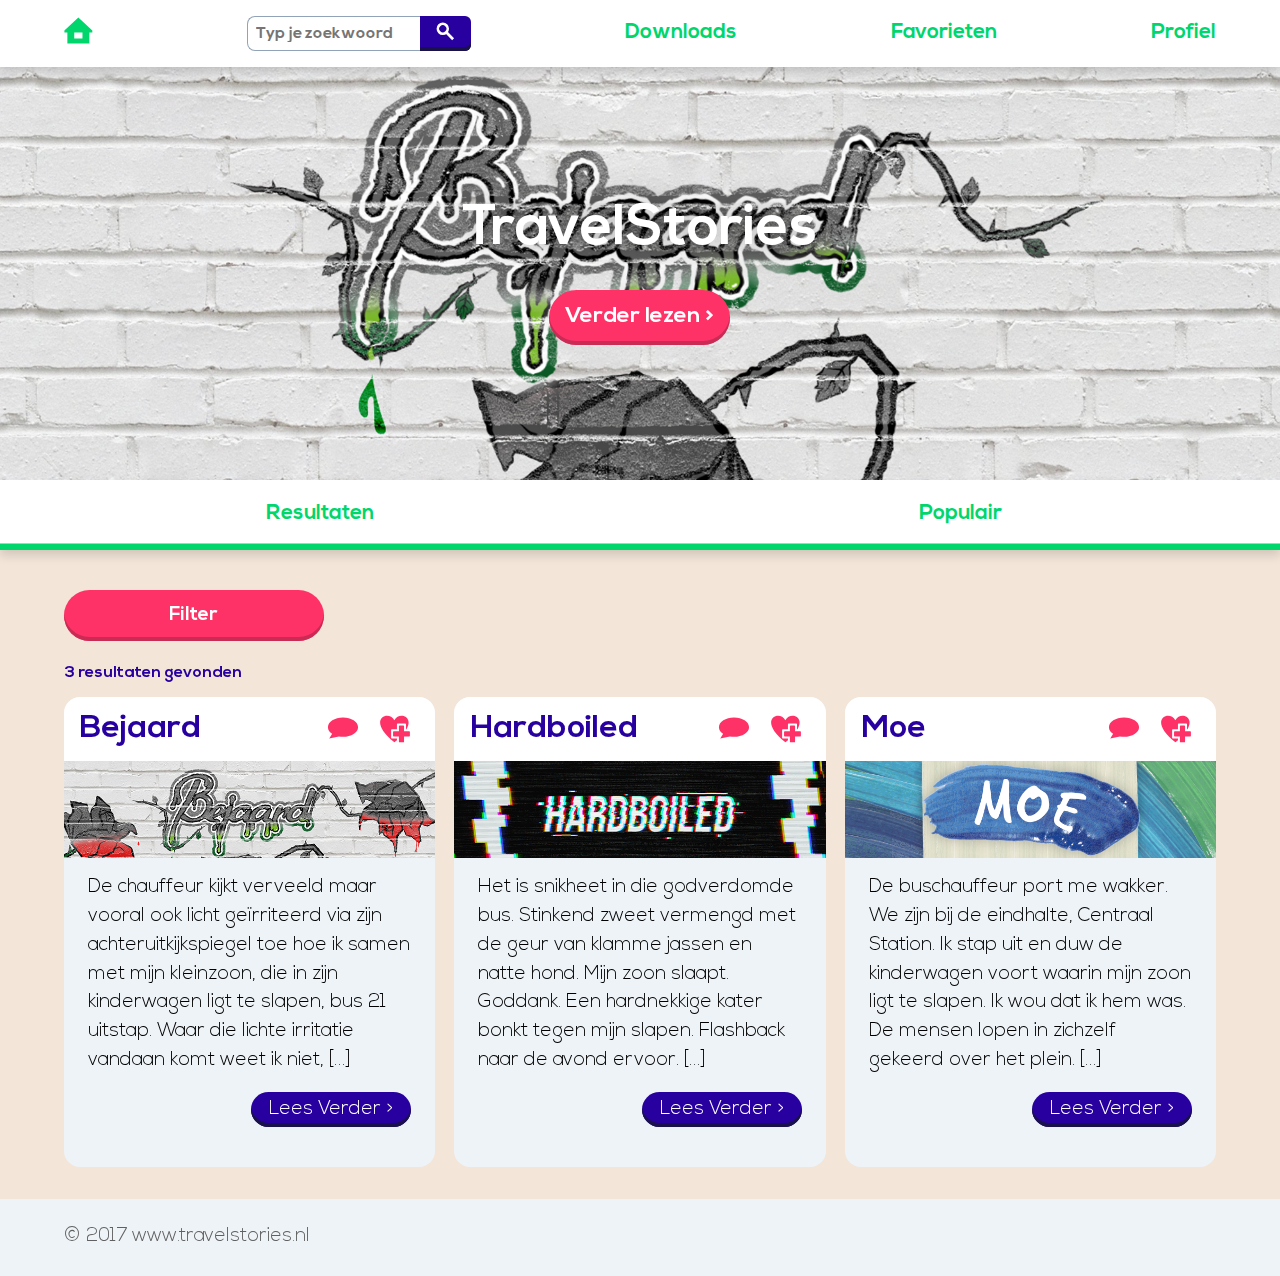
<file: verhalen/index.html>
<!DOCTYPE html>
<html lang="nl">

<head>
    <meta charset="UTF-8">
    <title>Overzicht</title>
    <meta name="viewport" content="width=device-width, initial-scale=1.0">
    <link rel="stylesheet" href="assets/stylesheets/overview.css">
    <link rel="stylesheet" href="assets/stylesheets/main.css">
</head>

<body>
    <header>
        <nav>
            <ul>
                <li>
                    <a href="index.html"><img src="assets/images/home.svg" alt="logo"></a>
                </li>
                <li>
                    <form>
                        <input type="text" name="search" placeholder="Typ je zoekwoord">
                        <button type="submit"><img src="assets/images/search.svg" alt="zoekknop"></button>
                    </form>
                </li>
                <li>
                    <a href="index.html"><span>Downloads</span><img src="assets/images/downloads.svg" alt="downloads"></a>
                </li>
                <li>
                    <a href="index.html"><span>Favorieten</span><img src="assets/images/favorite.svg" alt="favorieten"></a>
                </li>
                <li>
                    <a href="login.html"><span>Profiel</span><img src="assets/images/profile.svg" alt="profiel"></a>
                </li>
            </ul>
        </nav>
        <div>
            <a href="bejaard.html">Bejaard</a>
            <a href="hardboiled.html">Hardboiled</a>
            <a href="moe.html">Moe</a>
        </div>
    </header>

    <main>
        <div>
            <h1>TravelStories</h1>
            <a href="index.html">Verder lezen ></a>
        </div>
        <aside>
            <nav>
                <ul>
                    <li>
                        <button>Resultaten</button>
                    </li>
                    <li>
                        <button>Populair</button>
                    </li>
                </ul>
            </nav>
            <button>Filter</button>
            <form action="/">
                <button><img src="assets/images/close.svg" alt="close"></button>
                <h3>Leesduur</h3>
                <ul>
                    <li>
                        <input type="checkbox" id="kort" name="leesduur">
                        <label for="kort">Kort</label>
                    </li>
                    <li>
                        <input type="checkbox" id="normaal" name="leesduur">
                        <label for="normaal">Normaal</label>
                    </li>
                    <li>
                        <input type="checkbox" id="lang" name="leesduur">
                        <label for="lang">Lang</label>
                    </li>
                </ul>
                <h3>Categorieën</h3>
                <ul>
                    <li>
                        <input type="checkbox" id="bekende" name="categorieën">
                        <label for="bekende">Beroemdheden</label>
                    </li>
                    <li>
                        <input type="checkbox" id="dichtvorm" name="categorieën">
                        <label for="dichtvorm">Dichtvormen</label>
                    </li>
                    <li>
                        <input type="checkbox" id="stemming" name="categorieën">
                        <label for="stemming">Stemming</label>
                    </li>
                    <li>
                        <input type="checkbox" id="perspectief" name="categorieën">
                        <label for="perspectief">Perspectief</label>
                    </li>
                    <li>
                        <input type="checkbox" id="schrijfstijl" name="categorieën">
                        <label for="schrijfstijl">Schrijfstijl</label>
                    </li>
                    <li>
                        <input type="checkbox" id="spreekstijl" name="categorieën">
                        <label for="spreekstijl">Spreekstijl</label>
                    </li>
                    <li>
                        <input type="checkbox" id="thema" name="categorieën">
                        <label for="thema">Thema</label>
                    </li>
                </ul>
                <h3>Sorteer</h3>
                <ul>
                    <li>
                        <input type="radio" id="leesduur-lang" name="sorteer">
                        <label for="leesduur-lang">Leesduur&#8593;</label>
                    </li>
                    <li>
                        <input type="radio" id="leesduur-kort" name="sorteer">
                        <label for="leesduur-kort">Leesduur&#8595;</label>
                    </li>
                    <li>
                        <input type="radio" id="favorieten-veel" name="sorteer">
                        <label for="favorieten-veel">Favorieten&#8593;</label>
                    </li>
                    <li>
                        <input type="radio" id="favorieten-weining" name="sorteer">
                        <label for="favorieten-weining">Favorieten&#8595;</label>
                    </li>
                </ul>
            </form>
        </aside>
        <div>
            <div>
                <section>
                    <h5>3 resultaten gevonden</h5>
                    <article>
                        <h2>Bejaard</h2>
                        <footer>
                            <div>
                                <a href="verhaal-1.html"><img src="assets/images/comment.svg" alt="Comments"></a>
                                <button><img src="assets/images/add-favorite.svg" alt="Favorieten"></button>
                            </div>
                        </footer>
                        <img src="assets/images/thumbnails/thumbnail-bejaard.png" alt="thumbnail bejaard">
                        <p>De chauffeur kijkt verveeld maar vooral ook licht geïrriteerd via zijn achteruitkijkspiegel toe hoe ik samen met mijn kleinzoon, die in zijn kinderwagen ligt te slapen, bus 21 uitstap. Waar die lichte irritatie vandaan komt weet ik niet, […]</p>
                        <a href="bejaard.html">Lees Verder ></a>
                    </article>
                    <article>
                        <h2>Hardboiled</h2>
                        <footer>
                            <div>
                                <a href="verhaal-2.html"><img src="assets/images/comment.svg" alt="Comments"></a>
                                <button><img src="assets/images/add-favorite.svg" alt="Favorieten"></button>
                            </div>
                        </footer>
                        <img src="assets/images/thumbnails/thumbnail-hardboiled.png" alt="thumbnail hardboiled">
                        <p>Het is snikheet in die godverdomde bus. Stinkend zweet vermengd met de geur van klamme jassen en natte hond. Mijn zoon slaapt. Goddank. Een hardnekkige kater bonkt tegen mijn slapen. Flashback naar de avond ervoor. […]</p>
                        <a href="hardboiled.html">Lees Verder ></a>
                    </article>
                    <article>
                        <h2>Moe</h2>
                        <footer>
                            <div>
                                <a href="verhaal-3.html"><img src="assets/images/comment.svg" alt="Comments"></a>
                                <button><img src="assets/images/add-favorite.svg" alt="Favorieten"></button>
                            </div>
                        </footer>
                        <img src="assets/images/thumbnails/thumbnail-moe.png" alt="thumbnail moe">
                        <p>De buschauffeur port me wakker. We zijn bij de eindhalte, Centraal Station. Ik stap uit en duw de kinderwagen voort waarin mijn zoon ligt te slapen. Ik wou dat ik hem was. De mensen lopen in zichzelf gekeerd over het plein. […]</p>
                        <a href="moe.html">Lees Verder ></a>
                    </article>
                </section>
                <section>
                    <h5>3 resultaten gevonden</h5>
                    <article>
                        <h2>Moe</h2>
                        <footer>
                            <div>
                                <a href="verhaal-3.html"><img src="assets/images/comment.svg" alt="Comments"></a>
                                <button><img src="assets/images/add-favorite.svg" alt="Favorieten"></button>
                            </div>
                        </footer>
                        <img src="assets/images/thumbnails/thumbnail-moe.png" alt="thumbnail moe">
                        <p>De buschauffeur port me wakker. We zijn bij de eindhalte, Centraal Station. Ik stap uit en duw de kinderwagen voort waarin mijn zoon ligt te slapen. Ik wou dat ik hem was. De mensen lopen in zichzelf gekeerd over het plein. […]</p>
                        <a href="moe.html">Lees Verder ></a>
                    </article>
                    <article>
                        <h2>Bejaard</h2>
                        <footer>
                            <div>
                                <a href="verhaal-1.html"><img src="assets/images/comment.svg" alt="Comments"></a>
                                <button><img src="assets/images/add-favorite.svg" alt="Favorieten"></button>
                            </div>
                        </footer>
                        <img src="assets/images/thumbnails/thumbnail-bejaard.png" alt="thumbnail bejaard">
                        <p>De chauffeur kijkt verveeld maar vooral ook licht geïrriteerd via zijn achteruitkijkspiegel toe hoe ik samen met mijn kleinzoon, die in zijn kinderwagen ligt te slapen, bus 21 uitstap. Waar die lichte irritatie vandaan komt weet ik niet, […]</p>
                        <a href="bejaard.html">Lees Verder ></a>
                    </article>
                    <article>
                        <h2>Hardboiled</h2>
                        <footer>
                            <div>
                                <a href="verhaal-2.html"><img src="assets/images/comment.svg" alt="Comments"></a>
                                <button><img src="assets/images/add-favorite.svg" alt="Favorieten"></button>
                            </div>
                        </footer>
                        <img src="assets/images/thumbnails/thumbnail-hardboiled.png" alt="thumbnail hardboiled">
                        <p>Het is snikheet in die godverdomde bus. Stinkend zweet vermengd met de geur van klamme jassen en natte hond. Mijn zoon slaapt. Goddank. Een hardnekkige kater bonkt tegen mijn slapen. Flashback naar de avond ervoor. […]</p>
                        <a href="hardboiled.html">Lees Verder ></a>
                    </article>
                </section>
            </div>
        </div>
    </main>

    <footer>
        <p>© 2017 www.travelstories.nl</p>
    </footer>
    <script src="assets/js/main.js"></script>

</body>

</html>
</file>
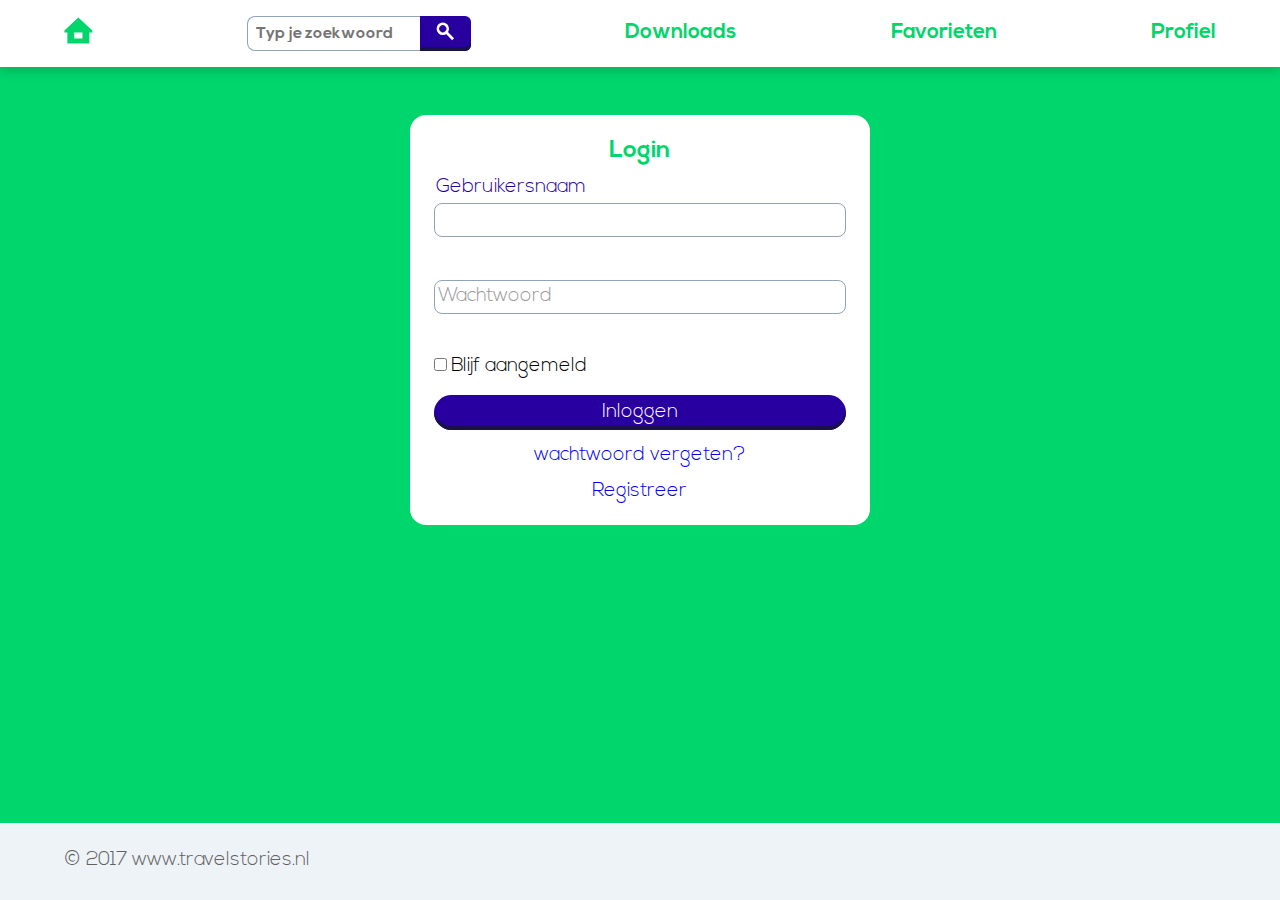
<file: verhalen/login.html>
<!DOCTYPE html>
<html lang="nl">

<head>
    <meta charset="UTF-8">
    <title>Aanmelden</title>
    <meta name="viewport" content="width=device-width, initial-scale=1.0">
    <link rel="stylesheet" href="assets/stylesheets/main.css">
    <link rel="stylesheet" href="assets/stylesheets/login.css">
</head>

<body>
    <header>
        <nav>
            <ul>
                <li>
                    <a href="index.html"><img src="assets/images/home.svg" alt="logo"></a>
                </li>
                <li>
                    <form>
                        <input type="text" name="search" placeholder="Typ je zoekwoord">
                        <button type="submit"><img src="assets/images/search.svg" alt="zoekknop"></button>
                    </form>
                </li>
                <li>
                    <a href="index.html"><span>Downloads</span><img src="assets/images/downloads.svg" alt="downloads"></a>
                </li>
                <li>
                    <a href="index.html"><span>Favorieten</span><img src="assets/images/favorite.svg" alt="favorieten"></a>
                </li>
                <li>
                    <a href="login.html"><span>Profiel</span><img src="assets/images/profile.svg" alt="profiel"></a>
                </li>
            </ul>
        </nav>
    </header>

    <main>

        <form action="/">
            <fieldset>
                <legend>Login</legend>

                <input type="text" id="userName" name="loggIn" autofocus required>
                <label for="userName">Gebruikersnaam </label>

                <input type="password" id="password" name="loggIn" required>
                <label for="password">Wachtwoord</label>

                <input type="checkbox" id="stay" name="loggIn">
                <label for="stay">Blijf aangemeld</label>

                <button type="submit">Inloggen</button>
                <a href="/">wachtwoord vergeten?</a>
                <a href="register.html">Registreer</a>
            </fieldset>
        </form>

    </main>

    <footer>
        <p>© 2017 www.travelstories.nl</p>
    </footer>

</body>

</html>
</file>
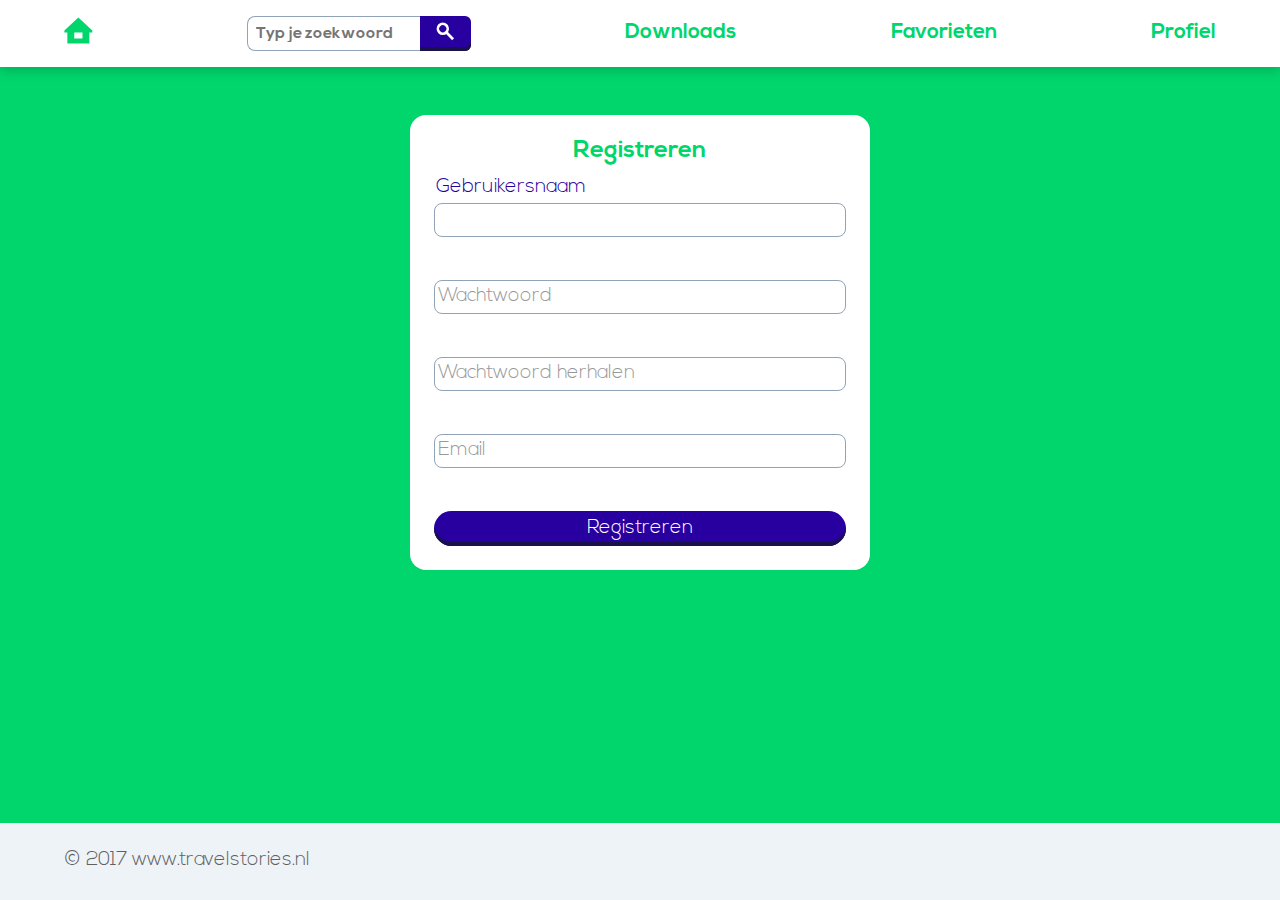
<file: verhalen/register.html>
<!DOCTYPE html>
<html lang="nl">

<head>
    <meta charset="UTF-8">
    <title>Registreren</title>
    <meta name="viewport" content="width=device-width, initial-scale=1.0">
    <link rel="stylesheet" href="assets/stylesheets/main.css">
    <link rel="stylesheet" href="assets/stylesheets/login.css">
</head>

<body>
    <header>
        <nav>
            <ul>
                <li>
                    <a href="index.html"><img src="assets/images/home.svg" alt="logo"></a>
                </li>
                <li>
                    <form>
                        <input type="text" name="search" placeholder="Typ je zoekwoord">
                        <button type="submit"><img src="assets/images/search.svg" alt="zoekknop"></button>
                    </form>
                </li>
                <li>
                    <a href="index.html"><span>Downloads</span><img src="assets/images/downloads.svg" alt="downloads"></a>
                </li>
                <li>
                    <a href="index.html"><span>Favorieten</span><img src="assets/images/favorite.svg" alt="favorieten"></a>
                </li>
                <li>
                    <a href="login.html"><span>Profiel</span><img src="assets/images/profile.svg" alt="profiel"></a>
                </li>
            </ul>
        </nav>
    </header>

    <main>
        <form action="/">
            <fieldset>
                <legend>Registreren</legend>

                <input type="text" id="userName" name="register" autofocus required>
                <label for="userName">Gebruikersnaam </label>

                <input type="password" id="passWord" name="register" required>
                <label for="passWord">Wachtwoord </label>

                <input type="password" id="pwRepeat" name="register" required>
                <label for="pwRepeat">Wachtwoord herhalen </label>

                <input type="email" id="email" name="register" required>
                <label for="email">Email </label>
            </fieldset>
            <button type="submit">Registreren</button>
        </form>
    </main>

    <footer>
        <p>© 2017 www.travelstories.nl</p>
    </footer>

</body>

</html>
</file>
<file: verhalen/assets/stylesheets/overview.css>
/*
========================================
Grid style
========================================
*/

body {
    display: grid;
    grid-template-columns: 1fr 1fr 1fr 1fr 1fr 1fr;
}

main {
    display: inline-grid;
    grid-template-columns: inherit;
    grid-column: 1/7;
}

main>div {
    display: inline-grid;
    grid-template-columns: inherit;
    grid-column: 1/7;
}

main>div:first-of-type a,
main>div:first-of-type h1 {
    grid-column: 1/7;
}

main>aside {
    display: inline-grid;
    grid-column: inherit;
}

main>aside>nav {
    grid-template-columns: inherit;
    grid-column: 1/7;
}

main>aside>button {
    grid-template-columns: inherit;
    grid-column: 1/3;
}

main>div>div>section {
    grid-column-gap: 1.2rem;
    display: inline-grid;
    grid-template-columns: inherit;
    grid-column: 1/7;
}

main>div>div {
    grid-column-gap: 1.2rem;
    display: inline-grid;
    grid-template-columns: inherit;
    grid-column: 1/7;
}

main>div>div>section>article {
    grid-column: 1/7;
}


/*
========================================
Home
========================================
*/

main>div:first-of-type {
    background-color: url(../images/thumbnails/cover-bejaard.png);
    background-repeat: no-repeat;
    background-size: cover;
    font-family: NexaBold;
    text-align: center;
    margin: 0 -5vw;
    padding: 15vh 0;
    color: #ffffff;
}

main>div:first-of-type h1 {
    text-shadow: 0 0 2rem rgba(0, 0, 0, 0.5);
}

main>div:first-of-type>a {
    display: block;
    background-color: #ff3268;
    box-shadow: inset -0em -0.25rem #ca2b55;
    padding: 1rem;
    margin: 2rem auto 0;
    font-family: NexaBold;
    font-size: 1.4rem;
    color: #ffffff;
    border-radius: 5rem;
    text-align: center;
    transition: all .2s;
}

main>div:first-of-type>a:focus {
    background-color: #ff658e;
    outline: none;
}

main>div:first-of-type>a:hover {
    background-color: #ff658e;
}

main>div:first-of-type>a:active {
    box-shadow: inset -0em 0.25rem #ca2b55;
}


/*
========================================
Filter style
========================================
*/

main aside nav {
    z-index: 10;
    background-color: #ffffff;
    box-shadow: 0 0.3125em 0.625em 0 rgba(0, 0, 0, .15);
    margin-left: -5vw;
    margin-right: -5vw;
}

main aside nav ul {
    display: flex;
    justify-content: space-around;
    padding: 1.5rem 0rem;
}

main aside>nav>ul>li>button {
    font-size: 1.3rem;
    color: #00d66c;
    background-color: #ffffff;
    padding: 1rem;
    margin: -1.5rem;
}

main aside>nav>ul>li {
    font-family: NexaBold;
    text-align: center;
    width: 50%;
    background-color: #ffffff;
    padding: 1.7rem 5vw;
    margin: -1.5rem -5vw;
    box-shadow: inset 0px -0.4rem 0px 0px #00d66c;
    transition: all 0.2s ease;
}

.buttonActive {
    color: #2800a0;
    box-shadow: inset 0px -0.4rem 0px 0px #2800a0;
}

main aside>nav>ul>li>button:focus,
main>aside>nav>ul>li>button:active {
    outline: none;
}

aside form {
    position: fixed;
    opacity: 0;
    z-index: -1;
    transform: translateY(-10rem);
    transition: all 0.2s;
}

aside>button {
    font-family: NexaBold;
    font-size: 1.2rem;
    width: 100%;
    text-align: center;
    display: block;
    background-color: #ff3268;
    box-shadow: inset -0em -0.25rem #ca2b55;
    padding: 1rem;
    margin-top: 2.5rem;
    border-radius: 5rem;
    color: #ffffff;
    transition: all 0.2s ease;
}

main>aside>button:focus {
    background-color: #ff658e;
    outline: none;
}

main>aside>button:hover {
    background-color: #ff658e;
}

main>aside>button:active {
    box-shadow: inset -0em 0.25rem #ca2b55;
}

aside h3 {
    display: inline-block;
    font-family: NexaBold;
    color: #00d66c;
}

.visible {
    position: fixed;
    opacity: 1;
    z-index: 100;
    display: inline-block;
    top: 2vw;
    right: 2vw;
    bottom: 2vw;
    left: 2vw;
    padding: 1.5rem;
    background-color: #ffffff;
    border-radius: 1rem;
    font-family: NexaBold;
    color: #2800a0;
    transform: translateY(0vh);
    box-shadow: 0 0 0 10vw rgba(0, 0, 0, 0.5);
}

.visible li {
    display: inline-block;
    vertical-align: middle;
    padding: 0;
    margin: 0;
    margin-top: 0.2rem;
}

.visible ul {
    display: flex;
    flex-wrap: wrap;
    margin-top: 0.5rem;
}

.visible ul input[type="checkbox"] {
    display: none;
    position: absolute;
    z-index: 0;
    opacity: 0;
}

.visible ul input[type="radio"] {
    display: none;
    position: absolute;
    z-index: 0;
    opacity: 0;
}

.visible ul:first-of-type {
    justify-content: space-between;
    font-size: 0.8rem;
    display: flex;
    flex-wrap: wrap;
    flex-direction: row;
    text-align: center;
    list-style: none;
    overflow: hidden;
    width: 100%;
}

.visible ul:first-of-type li {
    padding: 0 0.25rem;
    width: 33%;
}

.visible ul:first-of-type label {
    display: inline-block;
    width: 100%;
    padding: 1.4rem 0;
    margin: 0rem;
    cursor: pointer;
    background-color: #ff3268;
    box-shadow: inset -0em -0.3rem #ca2b55;
    border-radius: 0.5rem;
    color: #ffffff;
    transition: all 0.2s ease;
}

.visible ul:nth-of-type(2) {
    font-size: 0.8rem;
    display: flex;
    flex-wrap: wrap;
    flex-direction: row;
    text-align: center;
    list-style: none;
    overflow: hidden;
    width: 100%;
}

.visible ul:nth-of-type(2) li {
    padding: 0.25rem 0.25rem 0;
    width: 50%;
}

.visible ul:nth-of-type(2) input[type="checkbox"] {
    display: none;
    position: absolute;
    z-index: 0;
    opacity: 0;
}

.visible ul:nth-of-type(2) label {
    display: inline-block;
    width: 100%;
    padding: 1.4rem 0;
    margin: 0rem;
    cursor: pointer;
    background-color: #ff3268;
    box-shadow: inset -0em -0.3rem #ca2b55;
    border-radius: 0.5rem;
    color: #ffffff;
    transition: all 0.2s ease;
}

.visible ul:last-of-type {
    justify-content: space-between;
    font-size: 0.8rem;
    display: flex;
    flex-wrap: wrap;
    flex-direction: row;
    text-align: center;
    list-style: none;
    overflow: hidden;
    width: 100%;
}

.visible ul:last-of-type li {
    padding: 0 0.25rem;
    width: 50%;
}

.visible ul:last-of-type label {
    display: inline-block;
    width: 100%;
    padding: 1.4rem 0;
    margin: 0rem;
    cursor: pointer;
    background-color: #2800a0;
    box-shadow: inset -0em -0.3rem #19114a;
    border-radius: 5rem;
    color: #ffffff;
    transition: all 0.2s ease;
}

.visible h2 {
    font-size: 1.5rem;
    display: inline-block;
}

.visible h3 {
    font-size: 1.5rem;
    display: inline-block;
    margin-bottom: 0;
    margin-top: 1rem;
}

.visible h3:first-of-type {
    margin-top: 0;
}

.visible button {
    position: absolute;
    top: 1rem;
    right: 1rem;
    background-color: #ffffff;
    width: 1.5rem;
    transition: all .2s;
}

.visible button:hover,
.visible button:focus {
    width: 2rem;
    outline: none;
}

.visible button:active {
    width: 2rem;
    outline: none;
}

input[type="checkbox"]:checked ~ label {
    background-color: #ff658e;
    box-shadow: inset -0em 0.3rem #ca2b55;
}

input[type="radio"]:checked ~ label {
    background-color: #5e40b8;
    box-shadow: inset -0em 0.3rem #19114a;
}


/*
========================================
Article style
========================================
*/

main>div:nth-of-type(2) {
    overflow: hidden;
}

main>div>div {
    position: relative;
}

main>div>div>section>h5 {
    grid-column: 1/7;
    font-family: NexaBold;
    font-size: 1rem;
    margin-top: 1.5rem;
    color: #2800a0;
}

main>div>div>section:last-of-type {
    grid-column: 1/7;
    position: absolute;
    width: 100%;
    top: 0;
    right: -100vw;
}

main>div>div {
    transition: all 1s ease;
}

.moveLeft {
    transform: translateX(-100vw);
}

article>footer img {
    width: 2rem;
    margin: 0 0.5rem 0 0.5rem;
}

article>footer>div img:hover {
    filter: hue-rotate(130deg);
}

article>footer>div a:focus {
    filter: hue-rotate(130deg);
    outline: none;
}

article>footer>div button:focus {
    filter: hue-rotate(130deg);
    outline: none;
}

article button {
    background: none;
}

article h2 {
    margin-bottom: 0;
    padding: 1rem;
    color: #2800a0;
    font-family: NexaBold;
    background-color: #ffffff;
    border-top-left-radius: 1rem;
    border-top-right-radius: 1rem;
}

article {
    position: relative;
    display: flex;
    flex-direction: column;
    margin-top: 1rem;
    padding-bottom: 2.5rem;
    background-color: #eef3f7;
    border-radius: 1rem;
}

article>p {
    flex-grow: 1;
    max-width: 30rem;
    margin: 1rem 1.5rem;
}

article>a {
    font-family: NexaLight;
    font-weight: 400;
    font-size: 1.2rem;
    width: 10rem;
    background-color: #2800a0;
    box-shadow: inset -0em -0.25rem #19114a;
    padding: 0.5rem;
    border-radius: 5rem;
    color: #ffffff;
    transition: all .2s;
    text-align: center;
    margin-left: auto;
    margin-right: 1.5rem;
}

article>a:hover,
article>a:focus {
    background-color: #5e40b8;
    outline: none;
}

article>a:active {
    box-shadow: inset -0em 0.25rem #19114a;
}

article>footer>div {
    position: absolute;
    top: 1em;
    right: 1em;
}

article>img {
    width: 100%;
    height: auto;
}
</file>
<file: verhalen/assets/stylesheets/login.css>
/*
========================================
Body
========================================
*/

body {
    background-color: #00d66c;
}


/*
========================================
Form
========================================
*/

main form {
    display: block;
    position: relative;
    width: 100%;
    background: #fff;
    margin: 3rem auto;
    padding: 1.5rem;
    border-radius: 1rem;
    transition: width .2s ease;
}

main legend {
    font-family: NexaBold;
    text-align: center;
    color: #00d66c;
    width: 100%;
    font-size: 1.5rem;
    margin-bottom: 2.5rem;
}

main form label:not([for="stay"]) {
    display: block;
    position: relative;
    top: -3.2rem;
    left: 0.3rem;
    color: #999;
    font-size: 1.2rem;
    z-index: 1;
    transition: all 0.3s ease;
}

main form label[for="message"] {
    display: block;
    position: relative;
    top: -8rem;
    left: 0.3rem;
    color: #999;
    font-size: 1.2rem;
    z-index: 1;
    transition: all 0.3s ease;
}

main form label {
    font-size: 1.2rem;
    display: inline-block;
}

main form input,
main form textarea {
    display: block;
    position: relative;
    padding: 0.4rem;
    margin-bottom: 1.5rem;
    background: none;
    color: #606060;
    border: .0625rem solid #91a3b7;
    border-radius: .5rem;
    width: 100%;
    font-family: NexaBold;
    font-size: 1.2rem;
    transition: all .2s ease;
    transition: background .8s ease;
    background-image: url(../images/valid.svg);
    background-repeat: no-repeat;
    background-size: 1.4rem;
    background-position: 125%;
    z-index: 2;
}

main input[type="checkbox"] {
    display: inline-block;
    width: auto;
}

main input:focus,
main input:valid,
main textarea:focus,
main textarea:valid {
    outline: none;
}

main input:focus + label:not([for="stay"]),
main input:valid + label:not([for="stay"]) {
    top: -5.2rem;
    font-size: 1.2rem;
    border-color: #2800a0;
    color: #2800a0;
    transform: scale(1.01, 1.05);
    text-overflow: clip;
    outline: none;
}

main textarea:focus + label,
main textarea:valid + label {
    top: -9.9rem;
    font-size: 1.125rem;
    border-color: #2800a0;
    color: #2800a0;
    transform: scale(1.01, 1.05);
    text-overflow: clip;
    outline: none;
}

main input:valid {
    border-color: #00d66c;
    color: #00d66c;
    background-image: url(../images/valid.svg);
    background-repeat: no-repeat;
    background-size: 1.4rem;
    background-position: 95%;
}

main button {
    font-family: NexaLight;
    font-weight: 400;
    font-size: 1.2rem;
    display: block;
    width: 100%;
    background-color: #2800a0;
    box-shadow: inset -0em -0.25rem #19114a;
    padding: 0.5rem;
    border-radius: 5rem;
    color: #ffffff;
    transition: all .2s;
    text-align: center;
}

main button:hover {
    background-color: #5e40b8;
}

main button:focus {
    background-color: #5e40b8;
    outline: none;
}

main button:active {
    box-shadow: inset -0em 0.25rem #19114a;
}

main a {
    display: block;
    text-align: center;
    font-size: 1.2rem;
    margin-top: 1rem;
}


/*
========================================
@Media
========================================
*/

@media(min-width: 30rem) {
    main form {
        width: 80%;
    }
}

@media(min-width: 50rem) {
    main form {
        width: 55%;
    }
    main legend {
        font-size: 1.5rem;
    }
}

@media(min-width: 80rem) {
    main form {
        width: 40%;
    }
}
</file>
<file: verhalen/assets/stylesheets/main.css>
/*
========================================
Reset
========================================
*/

* {
    margin: 0;
    padding: 0;
    border: 0;
    font-size: 100%;
    font: inherit;
    vertical-align: baseline;
    box-sizing: border-box;
    border-collapse: collapse;
}

:root {
    font-size: 1em;
}

body {
    line-height: 1;
}

ol,
ul {
    list-style: none;
}

blockquote,
q {
    quotes: none;
}

table {
    border-collapse: collapse;
    border-spacing: 0;
}


/*
========================================
Body style
========================================
*/

@font-face {
    font-family: 'NexaBold';
    src: url('../fonts/NexaBold.eot');
    src: url('../fonts/NexaBold.eot?#iefix') format('embedded-opentype'), url('../fonts/NexaBold.woff') format('woff'), url('../fonts/NexaBold.ttf') format('truetype');
    font-weight: bold;
    font-style: normal;
}

@font-face {
    font-family: 'NexaLight';
    src: url('../fonts/NexaLight.eot');
    src: url('../fonts/NexaLight.eot?#iefix') format('embedded-opentype'), url('../fonts/NexaLight.woff') format('woff'), url('../fonts/NexaLight.ttf') format('truetype');
    font-weight: 300;
    font-style: normal;
}

@font-face {
    font-family: 'FFFForward';
    src: url('../fonts/FFFForward.eot');
    src: url('../fonts/FFFForward.eot?#iefix') format('embedded-opentype'), url('../fonts/FFFForward.woff') format('woff'), url('../fonts/FFFForward.ttf') format('truetype');
    font-weight: normal;
    font-style: normal;
}

body {
    color: black;
    font-size: 1rem;
    font-family: NexaLight, Helvetica, Arial, sans-serif;
    font-kerning: normal;
    font-weight: 400;
    background-color: #f3e5d8;
    margin-left: 5vw;
    margin-right: 5vw;
}

main {
    flex: 1;
}

h1 {
    font-size: 3.5rem;
}

h2 {
    font-size: 2rem;
}

h3 {
    font-size: 1.5rem;
}

a {
    text-decoration: none;
}

p+p {
    margin-top: 1rem;
}

p {
    line-height: 1.5;
    font-size: 1.2rem;
}


/*
========================================
Nav style
========================================
*/

header {
    box-shadow: 0 0.3125em 0.625em 0 rgba(0, 0, 0, .15);
    background-color: #ffffff;
    margin-left: -5vw;
    margin-right: -5vw;
    z-index: 100;
}

header nav {
    z-index: 2;
    background-color: #ffffff;
    margin-left: 5vw;
    margin-right: 5vw;
}

header nav ul {
    display: flex;
    flex-wrap: wrap;
    justify-content: space-between;
    align-items: center;
    padding: 1rem 0;
    width: 100%;
}

header nav ul li {
    display: inline-block;
    margin-right: 0.6em;
    vertical-align: middle;
}

header nav ul li:last-of-type {
    margin-right: 0;
}

header nav ul li {
    justify-content: flex-start;
}

header nav ul li input {
    width: 100%;
    visibility: hidden;
    display: none;
}

header nav ul li a,
header nav ul li input:not([name="search"]) {
    font-family: NexaBold;
    font-size: 1.3rem;
    padding: 1rem 0;
    color: #00d66c;
}

header nav ul li a img:hover {
    filter: hue-rotate(70deg);
}

header nav ul li a:focus {
    filter: hue-rotate(70deg);
    outline: none;
}

header nav ul li a:hover {
    color: #2800a0;
}

header nav ul li a:focus {
    color: #2800a0;
    outline: none;
}

header nav ul li a:active {
    color: #2800a0;
}

header nav img {
    height: 1.8rem;
}

header nav form {
    position: relative;
    padding: 0;
    height: 2.2rem;
}

header nav form input {
    font-family: NexaBold;
    font-size: 1.3rem;
    padding: 0 0.5rem;
    height: 100%;
    width: 100%;
    margin-right: -3.2rem;
    font-size: 1rem;
    border: .0625rem solid #91a3b7;
    border-right: none;
    border-radius: 0.5rem;
    transition: border .2s linear, color .2s linear;
}

header nav form input:hover,
header nav form input:focus {
    color: #999;
    outline: none;
}

header nav form button {
    font-family: NexaBold;
    font-size: 1rem;
    padding: 0 1rem;
    height: 100%;
    float: right;
    background: #2800a0;
    border-radius: 50%;
    color: #ffffff;
    cursor: pointer;
    position: relative;
    box-shadow: inset -0em -0.25rem #19114a;
    text-align: center;
    transition: all 0.2s ease;
}

header nav form button img {
    width: 1.2rem;
}

header nav form button:hover,
header nav form button:focus {
    background-color: #5e40b8;
    outline: none;
}

header nav form button:active {
    box-shadow: inset -0em 0.25rem #19114a;
}

body>header>div {
    position: absolute;
    z-index: -1;
    transition: all 1s ease;
    transform: translateY(-100vh);
    width: 100%;
    height: 90%;
    display: flex;
    flex-direction: column;
    flex-wrap: wrap;
    background-color: #ffffff;
}

body>header>div>a {
    font-family: NexaBold;
    font-size: 1.4rem;
    margin: 0 5vw;
    padding: 4vw 5vw;
    color: #2800a0;
}

body>header>div>a+a {
    border-top: 0.1rem solid #999;
}


/*
========================================
Footer style
========================================
*/

body {
    display: flex;
    min-height: 100vh;
    flex-direction: column;
}

body>footer {
    background-color: #eef3f7;
    margin-top: 2rem;
    padding: 1.5rem 0;
    margin-left: -5vw;
    margin-right: -5vw;
    color: #606060;
}

body>footer>p {
    margin: 0 5vw;
}


/*
========================================
@Media
========================================
*/

@media(min-width: 50rem) {
    nav ul li {
        margin-right: 2rem;
    }
    header nav li:nth-of-type(n+2) a img {
        display: none;
    }
    main>aside>button {
        grid-column: 1/2;
    }
    main>div>div>section>article:nth-of-type(odd) {
        grid-column: 1/4;
    }
    main>div>div>section>article:nth-of-type(even) {
        grid-column: 4/7;
    }
    header nav ul li {
        margin-right: 1em;
    }
    .visible ul:nth-of-type(2) {
        width: 100%;
    }
    .visible ul:nth-of-type(2) li {
        padding: 0.25rem;
        width: 33%;
    }
    .visible {
        top: 4vw;
        right: 20vw;
        bottom: 4vw;
        left: 20vw;
        box-shadow: 0 0 0 30vw rgba(0, 0, 0, 0.5);
    }
    .visible ul:last-of-type li {
        padding: 0 0.25rem;
        width: 50%;
    }
}

@media(min-width: 80rem) {
    main>div>div>section>article:nth-of-type(3n+1) {
        grid-column: 1/3;
    }
    main>div>div>section>article:nth-of-type(3n+2) {
        grid-column: 3/5;
    }
    main>div>div>section>article:nth-of-type(3n+3) {
        grid-column: 5/7;
    }
    header nav ul li {
        margin-right: 2em;
    }
    .visible ul:last-of-type li {
        padding: 0 0.25rem;
        width: 25%;
    }
    .visible ul:nth-of-type(2) li {
        padding: 0.25rem;
        width: 25%;
    }
    .visible {
        top: 8vw;
        right: 25vw;
        bottom: 8vw;
        left: 25vw;
    }
}

@media(min-width: 30rem) {
    header nav ul li {
        margin-right: 1rem;
    }
}

@media(max-width: 50rem) {
    header nav a span {
        display: none;
    }
}

@media(max-width: 30rem) {
    .fullWidth>nav>ul>li>form>input {
        width: 100%;
        visibility: visible;
        display: inline-block;
    }
    .fullWidth>nav>ul>li {
        width: 100%;
    }
    .fullWidth>nav>ul>li>form>button {
        border-radius: 0 0.375rem 0.375rem 0;
    }
    .fullWidth>nav>ul>li:not(:nth-of-type(2)) {
        display: none;
    }
    .fullWidth>div {
        transform: translateY(0vh);
    }
}

@media(max-width: 25rem) {
    main>div:first-of-type>h1 {
        font-size: 2.2rem;
    }
    main>div:first-of-type>a {
        font-size: 1.2rem;
    }
}

@media(min-width: 30rem) {
    header nav ul li input {
        width: 14rem;
        visibility: visible;
        display: inline-block;
    }
    header nav form button {
        border-radius: 0 0.375rem 0.375rem 0;
    }
}
</file>
